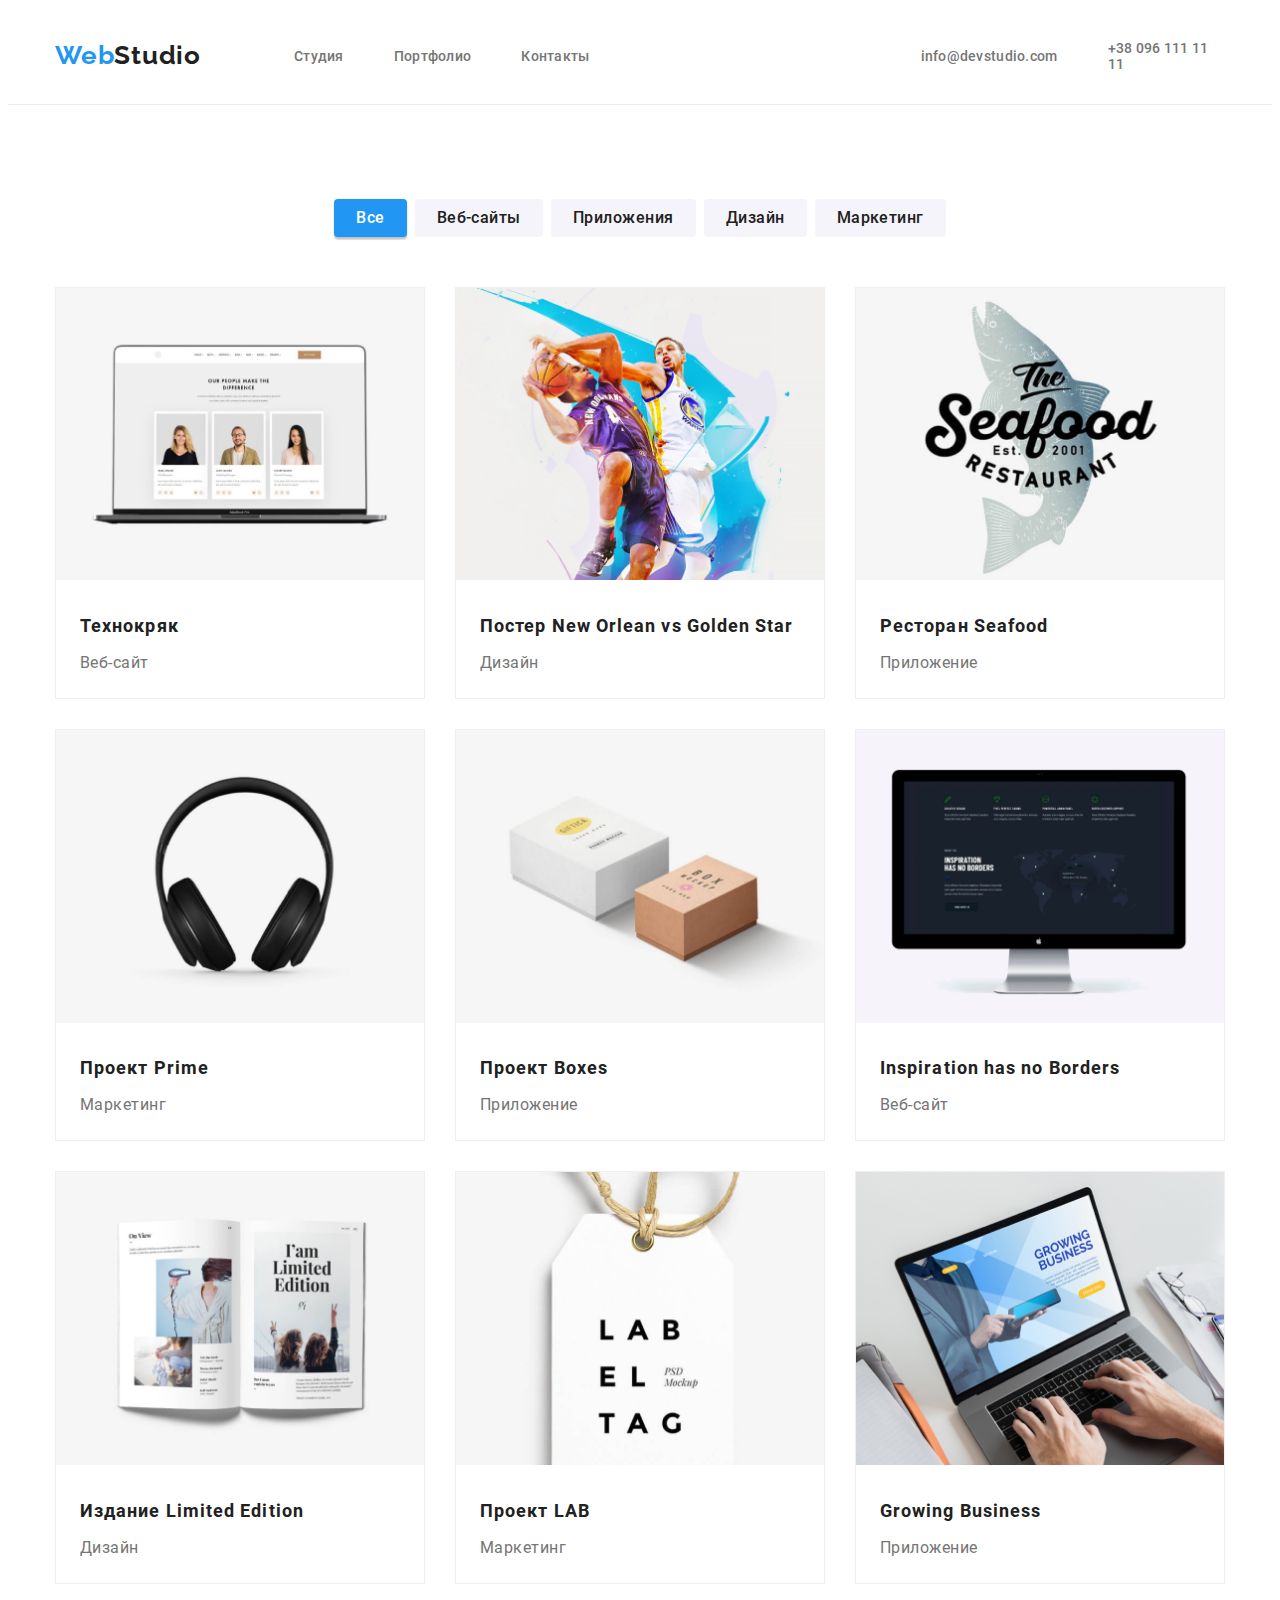
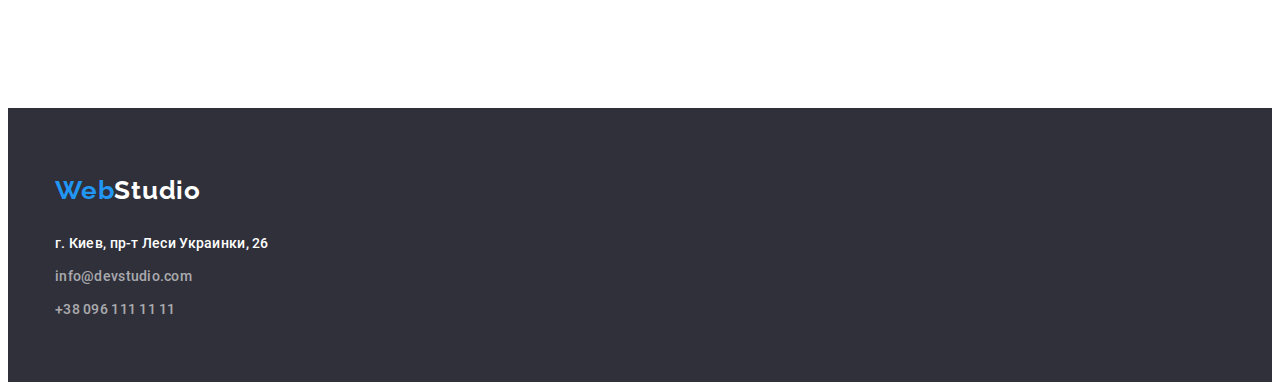
<file: portfolio.html>
<!DOCTYPE html>
<html lang="ru">
<head>
    <meta charset="UTF-8">
    <meta name="viewport" content="width=device-width, initial-scale=1.0">
    <title>portfolio</title>
    <link href="https://fonts.googleapis.com/css2?family=Raleway:wght@700&display=swap" rel="stylesheet">
    <link rel="stylesheet" href="./css/styles.css">
</head>
<body>
     <!-- шапка сайта-->
    <header class="header-all">
        <div class="container">
            <nav class="nav-header">
                <a href="/index.html" class="header-logo">Web<span class="logo-studio-header">Studio</span></a>
                <ul class="ul-all">
                    <li class="menu-item"><a href="./index.html" class="link">Студия</a></li>
                    <li class="menu-item"><a href="./portfolio.html" class="link">Портфолио</a></li>
                    <li class="menu-item"><a href="#contacts" class="link">Контакты</a></li>
                </ul>
                       
                <ul class="ul-all contacts-header">
                    <li class="menu-item"><a href="mailto:info@devstudio.com" class="link">info@devstudio.com</a></li>
                    <li class="menu-item"><a href="tel:+380961111111" class="link">+38 096 111 11 11</a></li>
                </ul>
            </nav> 
        </div>
    </header>

    <main>
        <section class="all-port">
            <div class="container">
                <h1 class="hidden">Портфолио</h1>
                
                <ul class="ul-all port-ul-buttons">
                    <li class="port-li-buttons"><button type="button" class="page2-button-vse">Все</button></li>
                    <li class="port-li-buttons"><button type="button" class="page2-buttons">Веб-сайты</button></li>
                    <li class="port-li-buttons"><button type="button" class="page2-buttons">Приложения</button></li>
                    <li class="port-li-buttons"><button type="button" class="page2-buttons">Дизайн</button></li>
                    <li class="port-li-buttons"><button type="button" class="page2-buttons">Маркетинг</button></li>
                </ul>

                <h2 class="hidden">Предложения</h2>
                
                <ul class="offers">
                    <li class="li-offers">
                        <img src="images/p-all-1.jpg" width="100%" alt="Веб-сайт"/>
                        <div class="add-offers">
                            <h3 class="h3-all-2">Технокряк</h3>
                            <p class="page2-p-h3">Веб-сайт</p>
                        </div>
                    </li>
                    
                    <li class="li-offers">
                        <img src="images/p-all-2.jpg" width="100%" alt="Постер"/>
                        <div class="add-offers">
                            <h3 class="h3-all-2">Постер New Orlean vs Golden Star</h3>
                            <p class="page2-p-h3">Дизайн</p>
                        </div>
                    </li>
                    
                    <li class="li-offers">
                        <img src="images/p-all-3.jpg" width="100%" alt="Приложение"/>
                        <div class="add-offers">
                            <h3 class="h3-all-2">Ресторан Seafood</h3>
                            <p class="page2-p-h3">Приложение</p>
                        </div>
                    </li>

                    <li class="li-offers">
                        <img src="images/p-all-4.jpg" width="100%" alt="Маркетинг"/>
                        <div class="add-offers">
                            <h3 class="h3-all-2">Проект Prime</h3>
                            <p class="page2-p-h3">Маркетинг</p>
                        </div>
                    </li>

                    <li class="li-offers">
                        <img src="images/p-all-5.jpg" width="100%" alt="Приложение"/>
                        <div class="add-offers">
                            <h3 class="h3-all-2">Проект Boxes</h3>
                            <p class="page2-p-h3">Приложение</p>
                        </div>
                    </li>

                    <li class="li-offers">
                        <img src="images/p-all-6.jpg" width="100%" alt="Веб-сайт"/>
                        <div class="add-offers">
                            <h3 class="h3-all-2">Inspiration has no Borders</h3>
                            <p class="page2-p-h3">Веб-сайт</p>
                        </div>
                    </li>

                    <li class="li-offers">
                        <img src="images/p-all-7.jpg" width="100%" alt="Дизайн"/>
                        <div class="add-offers">
                            <h3 class="h3-all-2">Издание Limited Edition</h3>
                            <p class="page2-p-h3">Дизайн</p>
                        </div>
                    </li>

                    <li class="li-offers">
                        <img src="images/p-all-8.jpg" width="100%" alt="Маркетинг"/>
                        <div class="add-offers">
                            <h3 class="h3-all-2">Проект LAB</h3>
                            <p class="page2-p-h3">Маркетинг</p>
                        </div>
                    </li>

                    <li class="li-offers">
                        <img src="images/p-all-9.jpg" width="100%" alt="Приложение"/>
                        <div class="add-offers">
                            <h3 class="h3-all-2">Growing Business</h3>
                            <p class="page2-p-h3">Приложение</p>
                        </div>
                    </li>
                </ul>
            </div>
        </section>
    </main>

    <!-- подвал портфолио-->
    <footer class="footer-all">
        <div class="container">
            <a href="./index.html" class="footer-logo">Web<span class="logo-studio-footer">Studio</span></a>

            <address id="contacts" class="address-footer-main">
                <ul class="ul-all footer-ul">            
                    <li class="address-footer footer-li"><a href="https://goo.gl/maps/8NoxFLswBQ7MeLdj6"
                    target="_blank" rel="noopener noreferer" class="link">г. Киев, пр-т Леси Украинки, 26</a></li>
                    <li class="contacts-footer footer-li"><a href="mailto:info@devstudio.com" class="link">info@devstudio.com</a></li>
                    <li class="contacts-footer footer-li"><a href="tel:+380961111111" class="link">+38 096 111 11 11</a></li>
                </ul> 
            </address> 
        </div>
    </footer>

</body>
</html>
</file>
<file: css/styles.css>
/* Roboto 400, 500, 700, 900 latin-cyrillic */
@font-face {
    font-family: 'Roboto';
    font-style: normal;
    font-weight: 400;
    src: url('../fonts/roboto-v20-latin_cyrillic-regular.eot'); /* IE9 Compat Modes */
    src: local('Roboto'), local('Roboto-Regular'),
         url('../fonts/roboto-v20-latin_cyrillic-regular.eot?#iefix') format('embedded-opentype'), /* IE6-IE8 */
         url('../fonts/roboto-v20-latin_cyrillic-regular.woff2') format('woff2'), /* Super Modern Browsers */
         url('../fonts/roboto-v20-latin_cyrillic-regular.woff') format('woff'), /* Modern Browsers */
         url('../fonts/roboto-v20-latin_cyrillic-regular.ttf') format('truetype'), /* Safari, Android, iOS */
         url('../fonts/roboto-v20-latin_cyrillic-regular.svg#Roboto') format('svg'); /* Legacy iOS */
    }  
@font-face {
    font-family: 'Roboto';
    font-style: normal;
    font-weight: 500;
    src: url('../fonts/roboto-v20-latin_cyrillic-500.eot'); /* IE9 Compat Modes */
    src: local('Roboto Medium'), local('Roboto-Medium'),
         url('../fonts/roboto-v20-latin_cyrillic-500.eot?#iefix') format('embedded-opentype'), /* IE6-IE8 */
         url('../fonts/roboto-v20-latin_cyrillic-500.woff2') format('woff2'), /* Super Modern Browsers */
         url('../fonts/roboto-v20-latin_cyrillic-500.woff') format('woff'), /* Modern Browsers */
         url('../fonts/roboto-v20-latin_cyrillic-500.ttf') format('truetype'), /* Safari, Android, iOS */
         url('../fonts/roboto-v20-latin_cyrillic-500.svg#Roboto') format('svg'); /* Legacy iOS */
    }
@font-face {
    font-family: 'Roboto';
    font-style: normal;
    font-weight: 700;
    src: url('../fonts/roboto-v20-latin_cyrillic-700.eot'); /* IE9 Compat Modes */
    src: local('Roboto Bold'), local('Roboto-Bold'),
         url('../fonts/roboto-v20-latin_cyrillic-700.eot?#iefix') format('embedded-opentype'), /* IE6-IE8 */
         url('../fonts/roboto-v20-latin_cyrillic-700.woff2') format('woff2'), /* Super Modern Browsers */
         url('../fonts/roboto-v20-latin_cyrillic-700.woff') format('woff'), /* Modern Browsers */
         url('../fonts/roboto-v20-latin_cyrillic-700.ttf') format('truetype'), /* Safari, Android, iOS */
         url('../fonts/roboto-v20-latin_cyrillic-700.svg#Roboto') format('svg'); /* Legacy iOS */
    }
@font-face {
    font-family: 'Roboto';
    font-style: normal;
    font-weight: 900;
    src: url('../fonts/roboto-v20-latin_cyrillic-900.eot'); /* IE9 Compat Modes */
    src: local('Roboto Black'), local('Roboto-Black'),
         url('../fonts/roboto-v20-latin_cyrillic-900.eot?#iefix') format('embedded-opentype'), /* IE6-IE8 */
         url('../fonts/roboto-v20-latin_cyrillic-900.woff2') format('woff2'), /* Super Modern Browsers */
         url('../fonts/roboto-v20-latin_cyrillic-900.woff') format('woff'), /* Modern Browsers */
         url('../fonts/roboto-v20-latin_cyrillic-900.ttf') format('truetype'), /* Safari, Android, iOS */
         url('../fonts/roboto-v20-latin_cyrillic-900.svg#Roboto') format('svg'); /* Legacy iOS */
    }

:root {
    --main-text-color: #757575;
    --accent-text-color: #2196f3;
    --white: #ffffff;
    --black: #212121; 
}

html {
    box-sizing: border-box;
}

*,
*::before,
*::after {
    box-sizing: inherit;
}

h1,
h2,
h3 {
    margin-top: 0;
}

body {
    font-family: Roboto, sans-serif;
    font-size: 14px;
    line-height: 1.71;
    letter-spacing: 0.03em;
    color: var(--main-text-color);
}

.container {
    width: 1200px;
    margin-left: auto;
    margin-right: auto;
    padding-left: 15px;
    padding-right: 15px;

}

/* минус точки для всех списков */
.ul-all {
    list-style-type: none;
    display: flex;
    align-items: center;
    justify-content: space-between;
    margin: 0;
    padding: 0;
}

.ul-all .menu-item:not(:last-child) {
    margin-right: 50px;
}

/* все ссылки */
.link {
    font-family: Roboto;
    font-weight: 500;
    font-size: 14px;
    line-height: 1.142;
    letter-spacing: 0.02em;
    color: inherit;
    text-decoration: none;
}

.link:hover,
.link:focus {
    color: var(--accent-text-color);
}

/* для header */
.header-all {
    width: auto;
    margin-left: auto;
    margin-right: auto;
    padding-left: 0;
    padding-right: 0;
    background-color: var(--white);
    border-bottom: 1px solid #ECECEC;
}

.menu-item {
    display: flex;
    align-items: center;
    padding-top: 32px;
    padding-bottom: 32px;
}

 
.nav-header {
    display: flex;
    align-items: center;
}


/* Web + Studio */
.header-logo {
    display: inline-block;
    font-family: Raleway, sans-serif;
    font-weight: 700;
    font-size: 26px;
    line-height: 1.71;
    letter-spacing: 0.03em;
    color: #2196F3;
    text-decoration: none;
    padding-top: 24px;
    padding-bottom: 25px;
    padding-right: 93px;
}

.header-logo:hover,
.header-logo:focus {
    color: var(--accent-text-color)
}

.logo-studio-header {
    font-family: Raleway;
    font-weight: bold;
    font-size: 26px;
    line-height: 1.71;
    letter-spacing: 0.03em;
    color: #212121;
}

.contacts-header {
    padding-left: 331px;
}

/* Page 1 section h1 + button */
.hero {
    margin-left: auto;
    margin-right: auto;
    padding-left: 0;
    padding-right: 0;
    text-align: center;
    background-color: #2F303A;
    ;
}

.hero-container {
    display: flex;
    flex-direction: column;
    align-items: center;
    padding-top: 200px;
    padding-bottom: 200px;
}

.page1-h1 {
    font-family: Roboto;
    font-weight: 900;
    font-size: 44px;
    line-height: 1.36;
    letter-spacing: 0.06em;
    text-transform: uppercase;
    color: #FFFFFF;
    text-align: center;
    width: 696px;
    margin-top: 0;
}

.page1-button {
    display: inline-block;
    min-width: 200px;
    height: 50px;
    padding: 10px 32px;
    color: var(--white);
    background-color: #2196f3;
    text-decoration: none;
    border-radius: 4px;
    font-weight: 700;
    font-size: 16px;
    line-height: 1.87;
}

/* перечень решений */
.p1h2-hidden {
    position: absolute !important;
    clip: rect(1px 1px 1px 1px);
    clip: rect(1px, 1px, 1px, 1px);
    padding: 0 !important;
    border: 0 !important;
    height: 1px !important;
    width: 1px !important;
    overflow: hidden;
}

.list-of-decisions {
    padding-top: 94px;
    padding-bottom: 94px;
}

.ul-sol {
    display: flex;
    justify-content: space-between;
}

.li-sol .p-sol:not(:last-child) {
    padding-right: 30px;
}

.li-sol {
    display: flex;
    width: 270px;
    margin-bottom: 10px;
}

.p-sol {
    display: flex;
    width: 270px;
}
/* все h3 с двух страниц + члены команды, робото 500 болд */
.h3-all {
    font-family: Roboto;
    font-weight: 500;
    font-size: 14px;
    text-align: center;
    line-height: 1.142;
    letter-spacing: 0.03em;
    text-transform: uppercase;
    color: #212121;
}

/* чем мы занимаемся */

.wwd1 {
    background-color: #ffffff;
    width: auto;
    margin-left: auto;
    margin-right: auto;
    padding-left: 0;
    padding-right: 0;
    padding-bottom: 94px;    
}

.page1-h2 {
    font-family: Roboto;
    font-weight: 700;
    font-size: 36px;
    text-align: center;
    line-height: 1.166;
    letter-spacing: 0.03em;
    color: #212121;
}

.page1-h2add {
    margin-bottom: 50px;
}

.wwd-dec {
    margin-bottom: 50px;
}

.ul-wwd {
    background-color: var(--white);
}
.ul-wwd .li-wwd:not(:last-child) {
    padding-right: 30px;
}

/* наша команда */
.ot1 {
    background: #F5F4FA;
    width: auto;
    margin-left: auto;
    margin-right: auto;
    padding-left: 0;
    padding-right: 0;
}

.position {
    font-family: Roboto;
    font-size: 16px;
    line-height: 1.187;
    text-align: center;
    letter-spacing: 0.03em;
    color: #757575;
    padding-bottom: 30px;
}

.ul-ot {
    display: flex;
    justify-content: space-between;
}

.p1-ot {
    padding-top: 94px;
    padding-bottom: 94px;
}

.about-emp {
    display: flex;
    flex-direction: column;
    width: 270px;
    align-items: center;
    box-shadow: 0px 1px 3px rgba(0, 0, 0, 0.12), 0px 1px 1px rgba(0, 0, 0, 0.14), 0px 2px 1px rgba(0, 0, 0, 0.2);
    border-radius: 0px 0px 4px 4px;
}

.about-emp:not(:last-child) {
    margin-right: 30px;
}

.foto-emp {
    border-radius: 0;   
    width: 100%;
    height: auto;
    margin-bottom: 30px;
}

.name-emp {
    padding: 0;
    margin-bottom: 10px;
    font-family: Roboto;
    font-style: normal;
    font-weight: 500;
    font-size: 16px;
    line-height: 1.187;
/* identical to box height */

text-align: center;
letter-spacing: 0.03em;

color: #212121;

}
/* 1 страница, описание p для h3 */
.page1-h3-p {
    font-family: Roboto;
    font-size: 14px;
    line-height: 1.71;
    letter-spacing: 0.03em;
    color: #757575;
    margin: 0;
}

/* footer страниц */
.footer-all {
    width: auto;
    margin-left: auto;
    margin-right: auto;
    padding-left: 0;
    padding-right: 0;
    background: #2F303A;
    padding-top: 60px;
    padding-bottom: 60px;
}

.footer-logo {
    display: inline-block;
    margin-bottom: 20px;
    color: #2196F3;
    font-family: Raleway, sans-serif;
    font-weight: 700;
    font-size: 26px;
    font-style: normal;
    letter-spacing: 0.03em;
    text-decoration: none;
}

.logo-studio-footer {
    color: var(--white)
}

.address-footer-main {
    display: flex;
    flex-direction: column;    
    color: var(--white);    
    font-weight: 400;
    font-size: 14px;
    font-style: normal;
    line-height: 1.71;
    letter-spacing: 0.03em;
}

.address-footer-main:hover,
.address-footer-main:focus {
    color: var(--accent-text-color);
}

.footer-ul {
    display: flex;
    flex-direction: column;
    align-items: flex-start;
}

.footer-li:not(:last-child) {
    margin-bottom: 9px;
}

.address-footer {
    font-family: Roboto;
    font-style: normal;
    font-size: 14px;
    line-height: 1.71;
    letter-spacing: 0.03em;
    color: #FFFFFF;
}

.contacts-footer {
    font-family: Roboto;
    font-style: normal;
    font-weight: normal;
    font-size: 14px;
    line-height: 1.71;
    letter-spacing: 0.03em;
    color: rgba(255, 255, 255, 0.6);
}

/* 2 страница */
.all-port {
    padding-top: 94px;
    padding-bottom: 94px;
}

.hidden {
    position: absolute !important;
    clip: rect(1px 1px 1px 1px);
    clip: rect(1px, 1px, 1px, 1px);
    padding: 0 !important;
    border: 0 !important;
    height: 1px !important;
    width: 1px !important;
    overflow: hidden;
}

.port-ul-buttons {
    display: flex;
    justify-content: center;
    margin-bottom: 50px;
}

.port-ul-buttons .port-li-buttons:not(:last-child) {
    margin-right: 8px;
}

.offers {
    display: flex;
    flex-wrap: wrap;
    list-style-type: none;
    justify-content: space-between;
    margin-bottom: 0;
    padding: 0;
    
}

.li-offers {
    background: #FFFFFF;
    border: 1px solid #EEEEEE;
    box-sizing: border-box;
    width: calc((100% - 60px) / 3);
    margin-bottom: 30px;
}

.add-offers {
    padding: 20px 24px;
}

.h3-all-2 {
    font-family: Roboto;
    font-style: normal;
    font-weight: bold;
    font-size: 18px;
    line-height: 2;
    letter-spacing: 0.06em;
    color: #212121;
    margin-bottom: 4px;
}

/* 2 страница кнопки */
.page2-button-vse {
    font-family: Roboto;
    font-weight: 500;
    font-size: 16px;
    line-height: 1.62;
    letter-spacing: 0.03em;
    color: #FFFFFF;
    background-color: #2196F3;
    box-shadow: 0px 3px 1px rgba(0, 0, 0, 0.1), 0px 1px 2px rgba(0, 0, 0, 0.08), 0px 2px 2px rgba(0, 0, 0, 0.12);
    border-radius: 4px;
    border: 0;
    padding: 6px 22px;
}

.page2-buttons {
    font-family: Roboto;
    font-weight: 500;
    font-size: 16px;
    line-height: 1.62;
    letter-spacing: 0.03em;
    color: #212121;
    background-color: #F5F4FA;
    border-radius: 4px;
    border: 0;
    padding: 6px 22px;
}

/* p на 2 странице */
.page2-p-h3 {
    font-family: Roboto;
    font-size: 16px;
    line-height: 1.87;
    letter-spacing: 0.03em;
    color: #757575;
    margin-bottom: 0;
    margin-top: 0;
}
</file>
